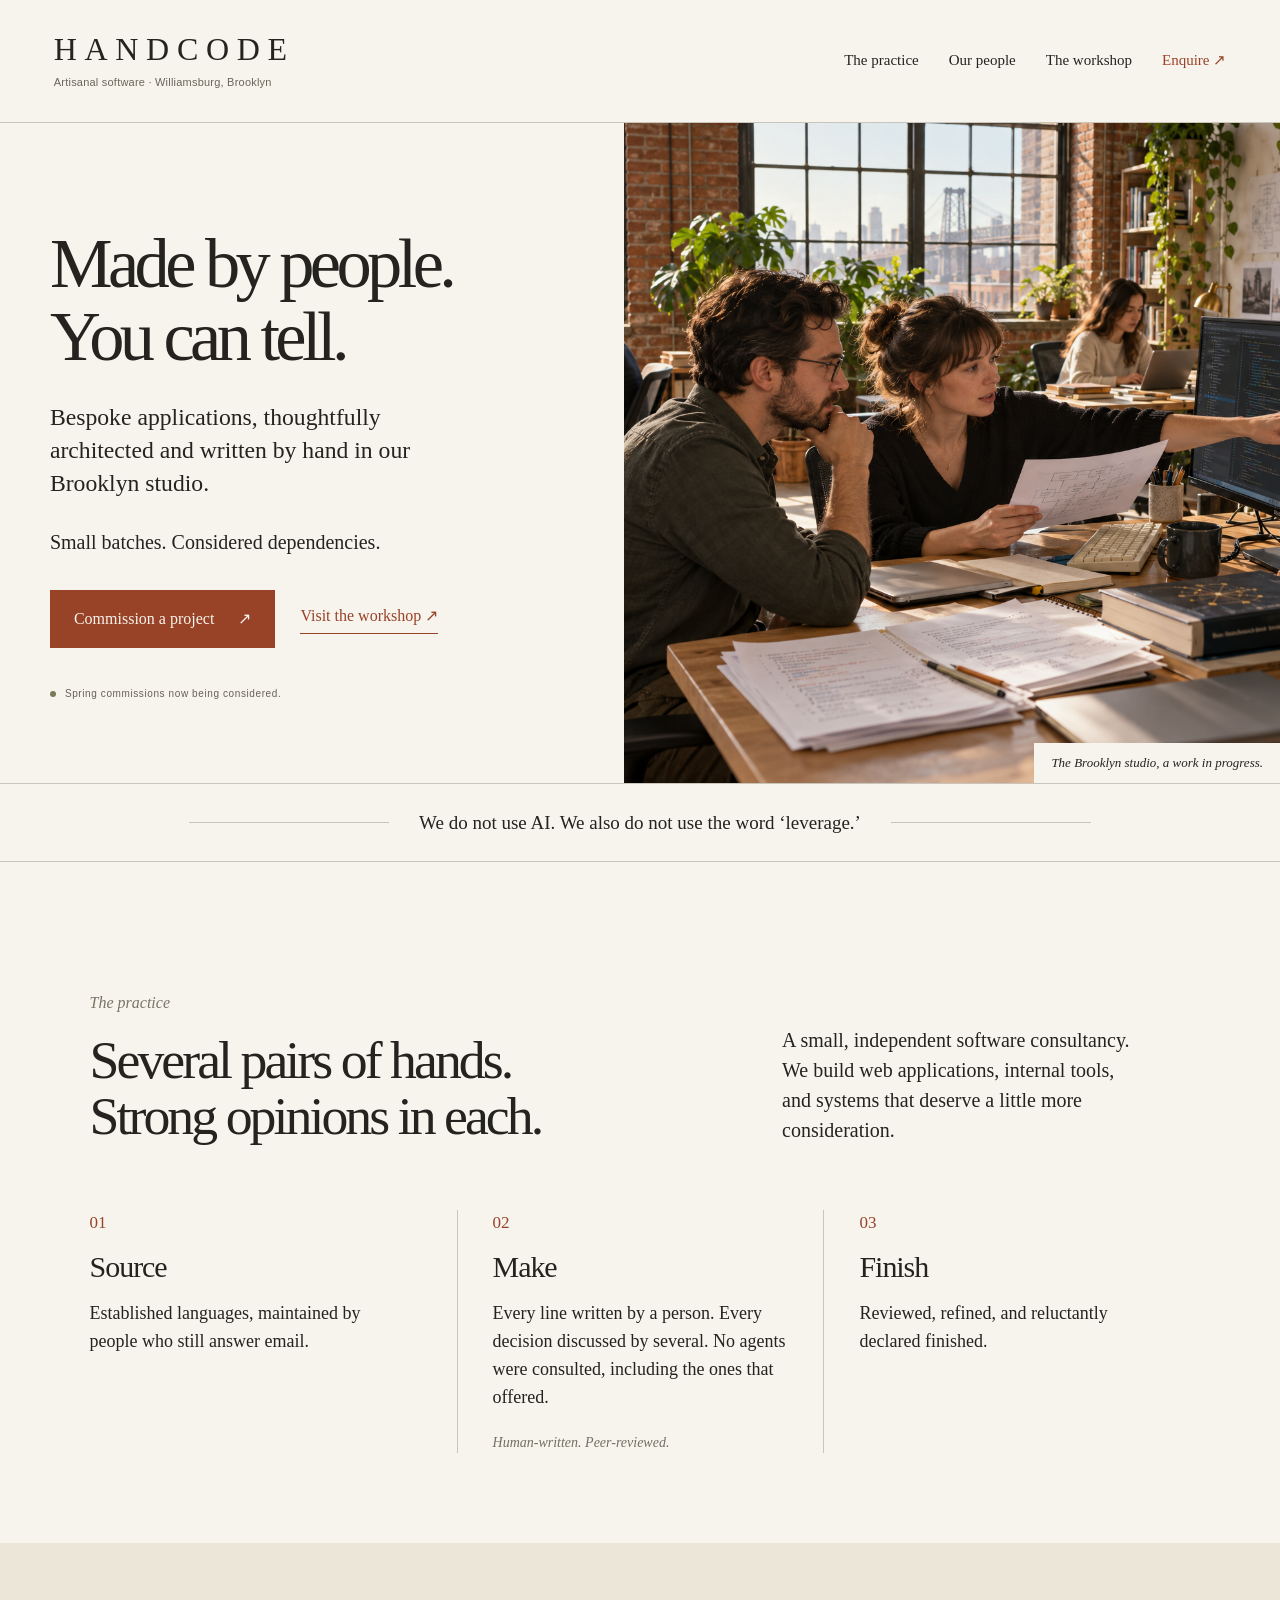
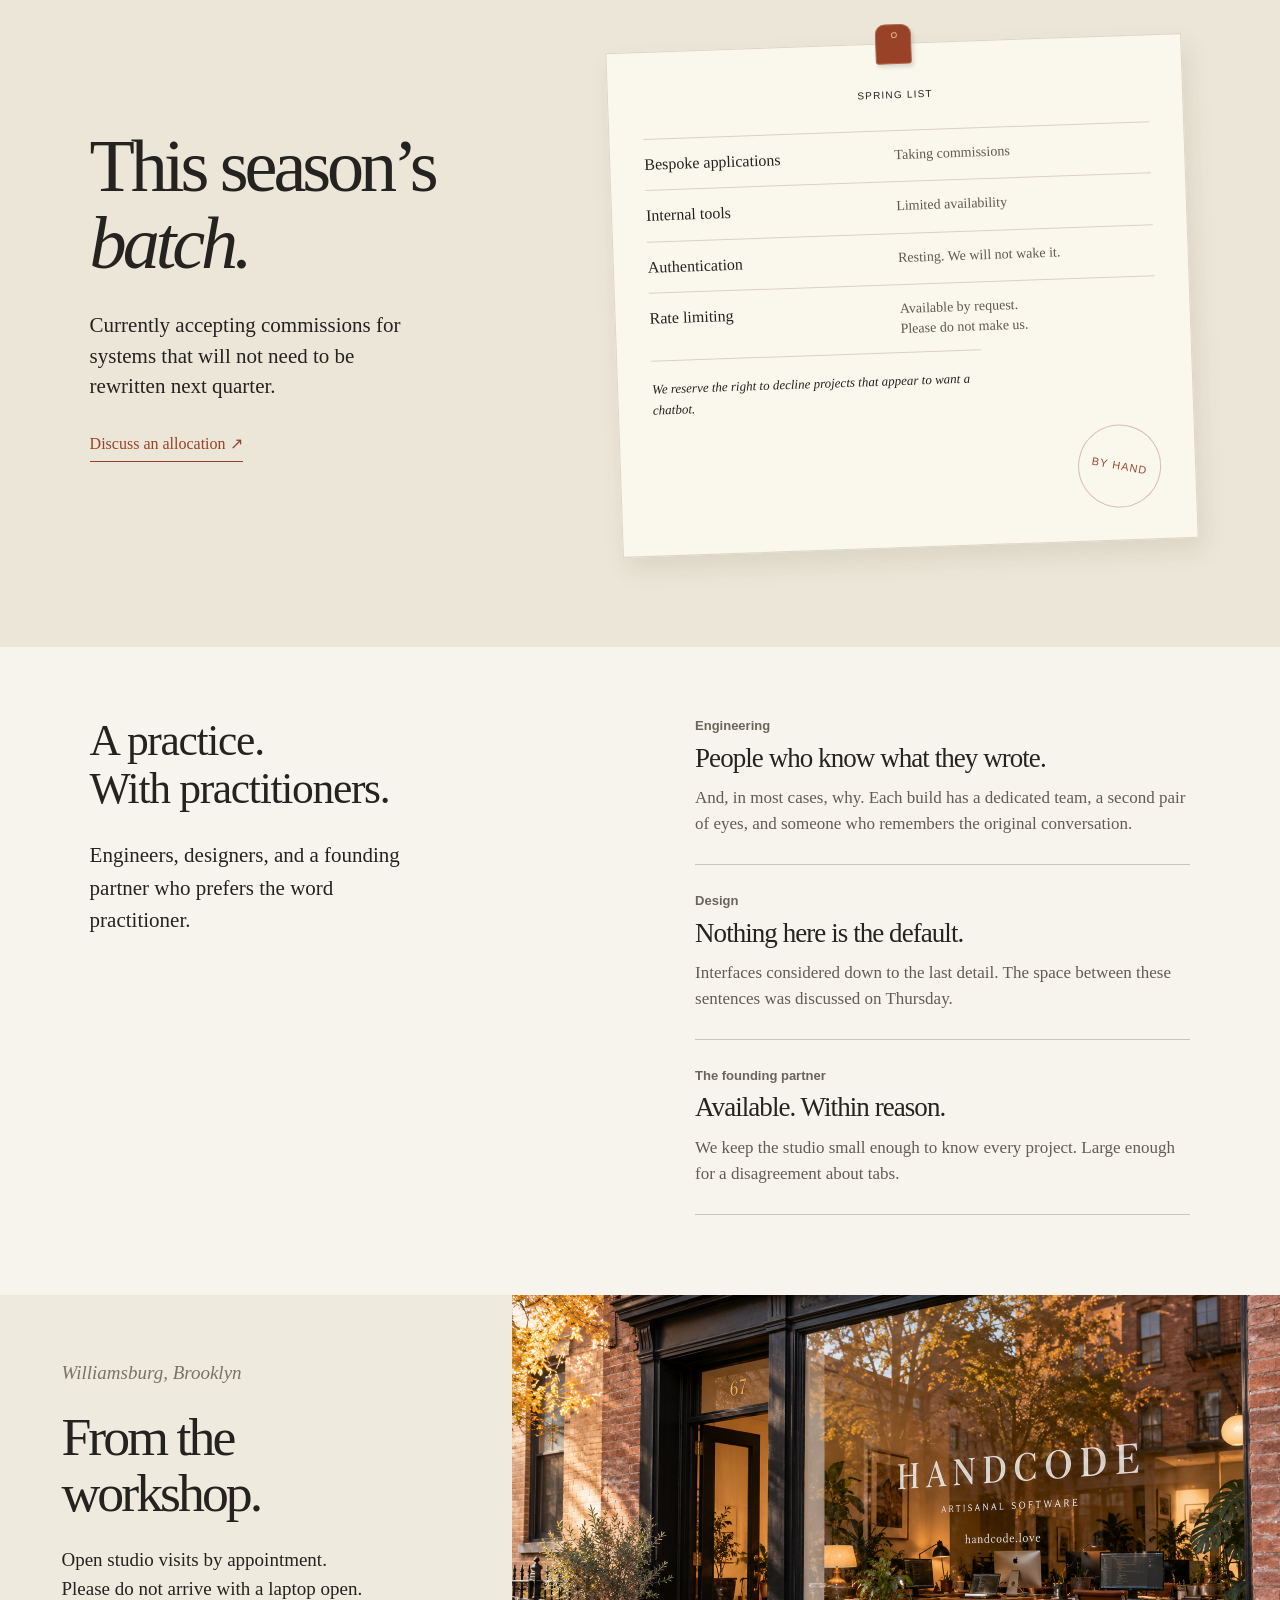
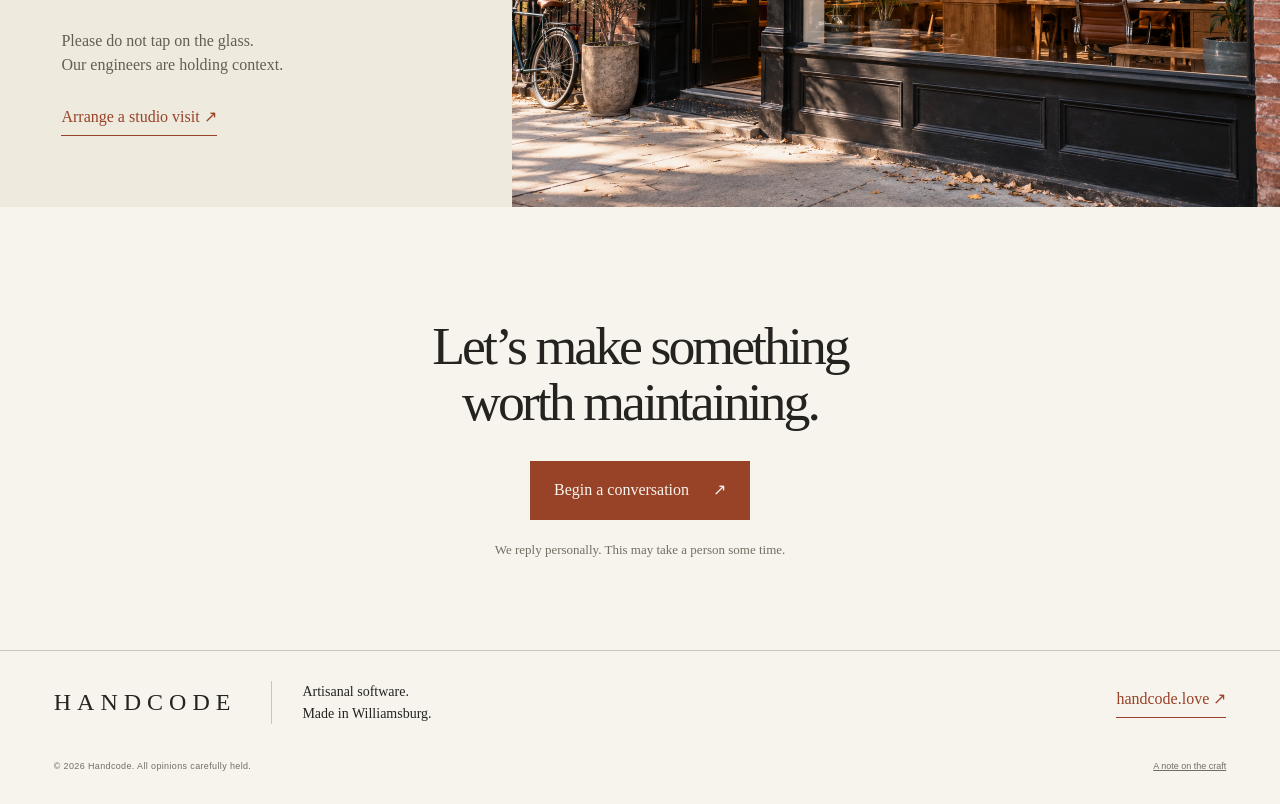
<file: index.html>
<!doctype html>
<html lang="en">
<head>
<meta charset="utf-8"><meta name="viewport" content="width=device-width,initial-scale=1">
<title>Handcode — Artisanal Software · Williamsburg, Brooklyn</title>
<meta name="description" content="Made by people. You can tell. Small-batch software, considered dependencies, and an unreasonable commitment to the craft. A satirical Brooklyn software studio.">
<meta name="theme-color" content="#f6f3eb"><link rel="canonical" href="https://handcode.love/">
<meta property="og:title" content="Handcode — Artisanal Software"><meta property="og:description" content="Made by people. You can tell. Small batches. Considered dependencies."><meta property="og:type" content="website"><meta property="og:url" content="https://handcode.love/"><meta property="og:image" content="https://handcode.love/assets/storefront.png"><meta name="twitter:card" content="summary_large_image"><meta property="og:image:width" content="1536"><meta property="og:image:height" content="1024"><meta property="og:image:alt" content="Handcode's brick storefront, with Artisanal Software and handcode.love painted on the window"><meta name="twitter:title" content="Handcode — Artisanal Software"><meta name="twitter:description" content="Made by people. You can tell. Small batches. Considered dependencies.">
<link rel="icon" href="assets/favicon.svg" type="image/svg+xml"><link rel="stylesheet" href="style.css"><script src="script.js" defer></script>
</head>
<body>
<a class="skip" href="#main">Skip to content</a>
<header class="header"><a href="/" class="brand" aria-label="Handcode home"><span>HANDCODE</span><small>Artisanal software · Williamsburg, Brooklyn</small></a><button class="menu-toggle" aria-expanded="false" aria-controls="navigation">Menu <span aria-hidden="true">+</span></button><nav id="navigation" aria-label="Main navigation"><a href="#practice">The practice</a><a href="#people">Our people</a><a href="#workshop">The workshop</a><button class="text-button" data-enquire>Enquire <span aria-hidden="true">↗</span></button></nav></header>
<main id="main">
<section class="hero"><div class="hero-copy"><h1>Made by people.<br>You can tell.</h1><p class="intro">Bespoke applications, thoughtfully architected and written by hand in our Brooklyn studio.</p><p class="tagline">Small batches. Considered dependencies.</p><div class="actions"><button class="button" data-enquire>Commission a project <span aria-hidden="true">↗</span></button><a class="link" href="#workshop">Visit the workshop <span aria-hidden="true">↗</span></a></div><p class="hero-note"><span class="dot" aria-hidden="true"></span> Spring commissions now being considered.</p></div><figure class="hero-image"><img src="assets/studio.png" width="1536" height="1024" alt="Four practitioners reviewing printed code together in a sunlit brick-and-oak studio" fetchpriority="high"><figcaption>The Brooklyn studio, a work in progress.</figcaption></figure></section>
<div class="statement"><span></span><p>We do not use AI. We also do not use the word ‘leverage.’</p><span></span></div>
<section id="practice" class="practice section"><div class="practice-head"><div><p class="kicker">The practice</p><h2>Several pairs of hands.<br>Strong opinions in each.</h2></div><p class="section-intro">A small, independent software consultancy. We build web applications, internal tools, and systems that deserve a little more consideration.</p></div><div class="process"><article><span class="number">01</span><h3>Source</h3><p>Established languages, maintained by people who still answer email.</p></article><article><span class="number">02</span><h3>Make</h3><p>Every line written by a person. Every decision discussed by several. No agents were consulted, including the ones that offered.</p><small>Human-written. Peer-reviewed.</small></article><article><span class="number">03</span><h3>Finish</h3><p>Reviewed, refined, and reluctantly declared finished.</p></article></div></section>
<section class="batch section" id="batch"><div class="batch-intro"><h2>This season’s <br><em>batch.</em></h2><p>Currently accepting commissions for systems that will not need to be rewritten next quarter.</p><button class="link text-button" data-enquire>Discuss an allocation <span aria-hidden="true">↗</span></button></div><div class="batch-board"><div class="clip" aria-hidden="true"></div><p class="eyebrow">Spring list</p><div class="batch-row"><span>Bespoke applications</span><span>Taking commissions</span></div><div class="batch-row"><span>Internal tools</span><span>Limited availability</span></div><div class="batch-row"><span>Authentication</span><span>Resting. We will not wake it.</span></div><div class="batch-row"><span>Rate limiting</span><span>Available by request.<br>Please do not make us.</span></div><p class="batch-footnote">We reserve the right to decline projects that appear to want a chatbot.</p><div class="stamp"><strong>BY HAND</strong></div></div></section>
<section id="people" class="people section"><div class="people-title"><h2>A practice.<br>With practitioners.</h2><p>Engineers, designers, and a founding partner who prefers the word practitioner.</p></div><div class="people-list"><article><p class="label">Engineering</p><h3>People who know what they wrote.</h3><p>And, in most cases, why. Each build has a dedicated team, a second pair of eyes, and someone who remembers the original conversation.</p></article><article><p class="label">Design</p><h3>Nothing here is the default.</h3><p>Interfaces considered down to the last detail. The space between these sentences was discussed on Thursday.</p></article><article><p class="label">The founding partner</p><h3>Available. Within reason.</h3><p>We keep the studio small enough to know every project. Large enough for a disagreement about tabs.</p></article></div></section>
<section id="workshop" class="workshop"><div class="workshop-copy"><p class="kicker">Williamsburg, Brooklyn</p><h2>From the <br>workshop.</h2><p>Open studio visits by appointment.<br>Please do not arrive with a laptop open.</p><p class="workshop-note">Please do not tap on the glass.<br>Our engineers are holding context.</p><button class="link text-button" data-visit>Arrange a studio visit <span aria-hidden="true">↗</span></button></div><figure><img src="assets/storefront.png" width="1536" height="1024" alt="Handcode's brick storefront, with Artisanal Software and handcode.love painted on the window" loading="lazy"></figure></section>
<section class="closing"><h2>Let’s make something<br>worth maintaining.</h2><button class="button" data-enquire>Begin a conversation <span aria-hidden="true">↗</span></button><p>We reply personally. This may take a person some time.</p></section>
</main>
<footer><div class="footer-main"><a class="footer-brand" href="/">HANDCODE</a><p>Artisanal software.<br>Made in Williamsburg.</p><a class="link" href="https://handcode.love/">handcode.love <span aria-hidden="true">↗</span></a></div><div class="footer-small"><span>© <span id="year">2026</span> Handcode. All opinions carefully held.</span><button class="plain" id="colophon-open">A note on the craft</button></div></footer>
<dialog id="enquiry" aria-labelledby="enquiry-title"><button class="dialog-close" aria-label="Close enquiry">×</button><p class="kicker">The sourcing conversation</p><h2 id="enquiry-title">Tell us what<br>you have in mind.</h2><p class="dialog-intro">A few considered details. A brief, if you must.</p><form id="brief-form"><label>Your name<input name="name" autocomplete="name" required maxlength="100" placeholder="A person, preferably."></label><label>The commission<select name="type"><option>Bespoke application</option><option>Internal tool</option><option>Architecture review</option><option>Studio visit</option><option>Something else entirely</option></select></label><label>What are you hoping to make?<textarea name="details" rows="3" required maxlength="3000" placeholder="What it should do. Who it is for. Why it deserves to exist."></textarea></label><label>Your relationship with time<select name="timing"><option>We appreciate the process.</option><option>This quarter, ideally.</option><option>There has been a misunderstanding about urgency.</option></select></label><button class="button" type="submit">Prepare my brief ↗</button><p class="form-note">This is a satirical studio. Your brief stays in this browser; nothing is sent.</p></form><div id="brief-result" hidden><p>Your brief is ready. It has not been sent.</p><label for="brief-text">Your commission brief</label><textarea id="brief-text" rows="9" readonly></textarea><div class="actions"><button class="button" id="copy-brief">Copy brief</button><button class="link text-button" id="edit-brief">Make a small revision</button></div><p id="copy-status" aria-live="polite"></p></div></dialog>
<dialog id="colophon" aria-labelledby="colophon-title"><button class="dialog-close" aria-label="Close note">×</button><p class="kicker">A note on the craft</p><h2 id="colophon-title">Perfectly serious.<br>Entirely fictional.</h2><p>Handcode is a satire of artisanal everything, software culture, and the peculiar things we pay a premium for.</p><p>The studio and its photography are imagined. The website was made with AI. We have chosen to sit with that.</p><p>No commissions or studio appointments are actually booked here.</p></dialog>
<!-- Cloudflare Web Analytics --><script type='module' src='https://static.cloudflareinsights.com/beacon.min.js' data-cf-beacon='{"token": "312b850b44274a108f0757acb5e3300f"}'></script><!-- End Cloudflare Web Analytics -->
</body></html>
</file>
<file: style.css>
:root{--paper:#f7f4ed;--ink:#24231f;--rust:#984227;--line:#c9c5ba;--oat:#ece6d9;--sans:Arial,Helvetica,sans-serif;--serif:Georgia,'Times New Roman',serif}*{box-sizing:border-box}html{scroll-behavior:smooth;scroll-padding-top:35px}body{margin:0;background:var(--paper);color:var(--ink);font:18px/1.55 var(--serif)}button,input,select,textarea{font:inherit}button,a{-webkit-tap-highlight-color:transparent}button{cursor:pointer}a{color:inherit;text-decoration:none}button{color:inherit}button:focus-visible,a:focus-visible,input:focus-visible,textarea:focus-visible,select:focus-visible{outline:2px solid var(--rust);outline-offset:5px}img{display:block;width:100%;height:100%;object-fit:cover}figure,p{margin:0}h1,h2,h3{font-weight:400;margin:0;line-height:1.04}h1{font-size:clamp(55px,5.5vw,88px);letter-spacing:-.065em}h2{font-size:clamp(40px,4.2vw,66px);letter-spacing:-.055em}h3{font-size:30px;letter-spacing:-.035em}em{font-weight:400}.eyebrow{font:10px/1.6 var(--sans);letter-spacing:.12em;text-transform:uppercase}.kicker{font:italic 16px/1.4 var(--serif);color:#7a7366;margin-bottom:18px}.label{font:700 13px/1.4 var(--sans);color:var(--rust)}.header{max-width:1800px;margin:auto;display:flex;justify-content:space-between;align-items:center;padding:30px 4.2%;gap:30px;border-bottom:1px solid var(--line)}.brand>span{display:block;font-size:32px;letter-spacing:.24em;line-height:1.2}.brand small{display:block;font:11px/1.6 var(--sans);letter-spacing:.02em;margin-top:6px;color:#6b6559}.header nav{display:flex;gap:30px;align-items:center;font-size:15px}.header nav a:hover{color:var(--rust)}.text-button{background:none;border:0;padding:0;color:var(--rust)}.header .text-button{font-size:15px}.menu-toggle{display:none}.hero{display:grid;grid-template-columns:1fr 1.05fr;max-width:1800px;margin:auto;min-height:660px}.hero-copy{padding:65px 8% 43px;display:flex;flex-direction:column;align-items:flex-start;justify-content:center}.hero .eyebrow{margin-bottom:30px}.intro{font-size:clamp(21px,1.85vw,27px);line-height:1.4;max-width:430px;margin-top:28px}.tagline{margin:26px 0 32px;font-size:20px}.actions{display:flex;align-items:center;gap:25px;flex-wrap:wrap}.button{display:inline-flex;align-items:center;justify-content:space-between;gap:24px;padding:16px 23px;color:var(--paper);background:var(--rust);border:1px solid var(--rust);font-size:16px;transition:background .2s,transform .2s}.button:hover{background:#77321c;transform:translateY(-2px)}.link{color:var(--rust);border-bottom:1px solid var(--rust);padding-bottom:5px;font-size:16px}.link:hover{color:#582b1b}.hero-note{font:10px/1.5 var(--sans);letter-spacing:.06em;margin-top:38px;color:#666157;display:flex;align-items:center;gap:9px}.dot{width:6px;height:6px;border-radius:50%;background:#777b56}.hero-image{position:relative;min-height:100%;overflow:hidden}.hero-image img{position:absolute;inset:0;object-position:52% center}.hero-image figcaption{position:absolute;bottom:0;right:0;padding:12px 17px;background:var(--paper);font:italic 13px var(--serif)}.statement{padding:24px 4.2%;border-block:1px solid var(--line);display:flex;align-items:center;justify-content:center;gap:30px;text-align:center;font-size:19px}.statement span{height:1px;background:var(--line);flex:1;max-width:200px}.section{padding:90px 7%;max-width:1800px;margin:auto}.practice{padding-top:130px}.practice-head{display:grid;grid-template-columns:1.5fr 1fr;gap:80px;align-items:end}.practice-head .eyebrow{margin-bottom:25px}.section-intro{max-width:360px;font-size:20px;line-height:1.5}.process{display:grid;grid-template-columns:repeat(3,1fr);margin-top:65px}.process article{padding:0 35px;border-left:1px solid var(--line);position:relative}.process article:first-child{border:0;padding-left:0}.process article:last-child{padding-right:0}.number{color:var(--rust);font-size:17px;display:block;margin-bottom:15px}.process h3{margin-bottom:18px}.process p{max-width:310px;font-size:18px}.process small{display:block;font:italic 14px/1.5 var(--serif);margin-top:20px;color:#756e62}.batch{background:var(--oat);display:grid;grid-template-columns:.85fr 1.15fr;gap:9%;align-items:center;padding-block:100px}.batch-intro .eyebrow{margin-bottom:23px}.batch-intro h2{font-size:clamp(50px,5.8vw,90px)}.batch-intro>p:not(.eyebrow){max-width:330px;font-size:21px;line-height:1.45;margin:28px 0}.batch-board{background:#faf7ed;padding:43px 34px 32px;box-shadow:5px 12px 25px #5747281c;position:relative;transform:rotate(-2deg);border:1px solid #ded6c6}.batch-board>.eyebrow{text-align:center;margin-bottom:27px}.clip{position:absolute;top:-20px;left:calc(50% - 18px);height:40px;width:36px;background:var(--rust);border:1px solid #b2694a;border-radius:10px 10px 3px 3px;box-shadow:2px 3px 4px #0002}.clip:before{content:'';position:absolute;top:7px;left:15px;width:4px;height:4px;border:1px solid #e3a98a;border-radius:50%}.batch-row{display:grid;grid-template-columns:1fr 1.1fr;gap:18px;border-top:1px solid #d9d2c3;padding:14px 0;font-size:16px;line-height:1.4}.batch-row span:last-child{font-size:14px;color:#60594c}.batch-footnote{border-top:1px solid #d9d2c3;padding-top:18px;font-size:13px;font-style:italic;max-width:330px}.stamp{border:1px solid #9b4a3255;border-radius:50%;width:83px;height:83px;display:flex;flex-direction:column;justify-content:center;text-align:center;font:7px/1.6 var(--sans);letter-spacing:.08em;color:#9b4a32;transform:rotate(12deg);margin:20px 0 0 auto}.stamp strong{font-size:11px;font-weight:400;letter-spacing:.1em}.people{display:grid;grid-template-columns:1fr 1fr;gap:10%;padding-block:70px 80px}.people-title h2{font-size:clamp(34px,3.4vw,52px);letter-spacing:-.03em;line-height:1.1}.people-title .eyebrow{margin-bottom:25px}.people-title>p:last-child{max-width:330px;margin-top:26px;font-size:21px}.people-list article{padding:27px 0;border-bottom:1px solid var(--line)}.people-list article:first-child{padding-top:0}.people-list h3{font-size:27px;margin:8px 0 13px}.people-list .label{font-size:13px;color:#6b6559}.people-list p{font-size:17px;color:#625c51}.workshop{display:grid;grid-template-columns:.8fr 1.2fr;max-width:1800px;margin:auto;background:#efeade}.workshop-copy{padding:65px 12%}.workshop h2{margin:23px 0}.workshop p:not(.eyebrow){font-size:19px}.workshop-note{margin:25px 0;font-size:16px!important;color:#655e52}.workshop figure{min-height:500px}.workshop img{object-position:74% 30%}.closing{text-align:center;padding:90px 20px}.closing h2{margin:22px 0 30px}.closing>p:last-child{font-size:13px;margin-top:20px;color:#756e62}footer{border-top:1px solid var(--line);padding:30px 4.2% 22px}.footer-main{display:flex;align-items:center;gap:35px}.footer-brand{letter-spacing:.25em;font-size:24px}.footer-main p{font-size:14px;border-left:1px solid var(--line);padding-left:30px}.footer-main>.link{margin-left:auto}.footer-small{display:flex;justify-content:space-between;align-items:center;margin-top:28px;font:9px/1.5 var(--sans);letter-spacing:.04em;color:#746d62}.plain{background:none;border:0;text-decoration:underline;padding:8px 0;font:inherit}.skip{position:absolute;top:-70px;background:var(--paper);padding:12px;z-index:9}.skip:focus{top:0}dialog{background:var(--paper);color:var(--ink);border:1px solid var(--line);width:min(590px,calc(100% - 30px));max-height:90dvh;padding:45px;box-shadow:0 20px 100px #0004}dialog::backdrop{background:#27251fc9;backdrop-filter:blur(4px)}dialog h2{font-size:43px;margin:16px 0 20px}.dialog-close{position:absolute;right:12px;top:8px;background:none;border:0;font-size:30px;width:40px;height:40px}.dialog-intro{font-size:16px}form{margin-top:23px}label{display:block;font:12px/1.5 var(--sans);margin:17px 0}input,textarea,select{display:block;width:100%;margin-top:7px;padding:12px;border:1px solid var(--line);border-radius:0;background:#fffdf7;color:var(--ink);font:15px/1.5 var(--serif)}textarea{resize:vertical}form .button{width:100%;margin-top:12px}.form-note{font:11px/1.5 var(--sans);color:#746d62;margin-top:14px}#brief-result>p{margin:20px 0}#brief-result>label{margin-bottom:0}#brief-result .actions{margin-top:20px}#colophon p:not(.eyebrow){font-size:17px;margin:17px 0}body.modal-open{overflow:hidden}[hidden]{display:none!important}
@media(min-width:1600px){.hero-copy{padding-left:12%}.hero{min-height:780px}}
@media(max-width:1050px){.header{padding:25px 4%;gap:18px}.header nav{gap:18px;font-size:14px}.brand>span{font-size:27px}.brand small{font-size:10px}.hero{min-height:590px}.hero-copy{padding:45px 8%}.hero h1{font-size:58px}.intro{font-size:21px}.tagline{font-size:17px}.actions{gap:18px}.section{padding:65px 5%}.practice-head{gap:35px}.process article{padding-inline:23px}.batch{gap:6%;padding-block:80px}.batch-board{padding:37px 23px 25px}.batch-row{font-size:15px;gap:10px}.batch-row span:last-child{font-size:13px}.workshop-copy{padding:50px 10%}}
@media(max-width:760px){html{scroll-padding-top:20px}.header{padding:22px 6%;position:relative;flex-wrap:wrap}.brand>span{font-size:26px}.brand small{font-size:10px}.menu-toggle{display:flex;align-items:center;gap:15px;background:none;border:0;font:12px var(--sans);padding:10px 0 10px 10px}.menu-toggle span{font-size:23px}.header nav{display:none;width:100%;padding:20px 0 3px;border-top:1px solid var(--line);justify-content:space-between;flex-wrap:wrap;gap:20px}.header nav.open{display:flex}.hero{display:flex;flex-direction:column}.hero-copy{padding:43px 6% 35px}.hero h1{font-size:clamp(53px,9.5vw,74px)}.intro{max-width:450px;margin-top:22px}.tagline{font-size:18px;margin:22px 0 26px}.hero-note{margin-top:25px}.hero-image{height:auto;aspect-ratio:1.35;min-height:0}.hero-image img{position:static}.statement{padding:23px 6%;font-size:16px;line-height:1.45}.statement span{display:none}.section{padding:55px 6%}h2{font-size:43px}.practice{padding-top:75px}.practice-head{grid-template-columns:1fr;gap:25px}.section-intro{max-width:440px;font-size:18px}.process{grid-template-columns:1fr;margin-top:35px}.process article,.process article:first-child,.process article:last-child{border:0;border-top:1px solid var(--line);padding:25px 0;display:grid;grid-template-columns:36px 1fr;column-gap:12px}.process article:last-child{padding-bottom:0}.process .number{grid-row:1/4;margin-top:4px}.process h3{font-size:29px;margin-bottom:13px}.process p{min-height:0;max-width:none;font-size:17px}.process small{grid-column:2;margin-top:14px}.batch{grid-template-columns:1fr;gap:45px;padding-bottom:65px}.batch-intro h2{font-size:60px}.batch-intro h2 br{display:none}.batch-intro>p:not(.eyebrow){font-size:20px;max-width:440px;margin:22px 0}.batch-board{transform:rotate(-1deg);margin-inline:4px}.batch-row{font-size:15px;grid-template-columns:1fr 1fr;padding:15px 0}.batch-row span:last-child{font-size:14px}.people{grid-template-columns:1fr;gap:35px;padding-block:45px 55px}.people-title h2{font-size:36px}.people-title>p:last-child{font-size:20px;max-width:400px}.people-list article{padding-block:22px}.workshop{grid-template-columns:1fr}.workshop-copy{padding:48px 6%}.workshop h2 br{display:none}.workshop figure{min-height:0;aspect-ratio:1.3}.closing{padding:60px 6%}.closing h2{font-size:44px}.footer-main{flex-wrap:wrap;gap:20px}.footer-brand{font-size:21px}.footer-main p{padding-left:20px;font-size:12px}.footer-main>.link{margin-left:0;font-size:14px}.footer-small{align-items:flex-start;gap:20px;font-size:8px}.footer-small span{max-width:180px}footer{padding:27px 6% 22px}dialog{padding:36px 24px}dialog h2{font-size:38px}}
@media(prefers-reduced-motion:reduce){html{scroll-behavior:auto}*{transition:none!important}}
</file>
